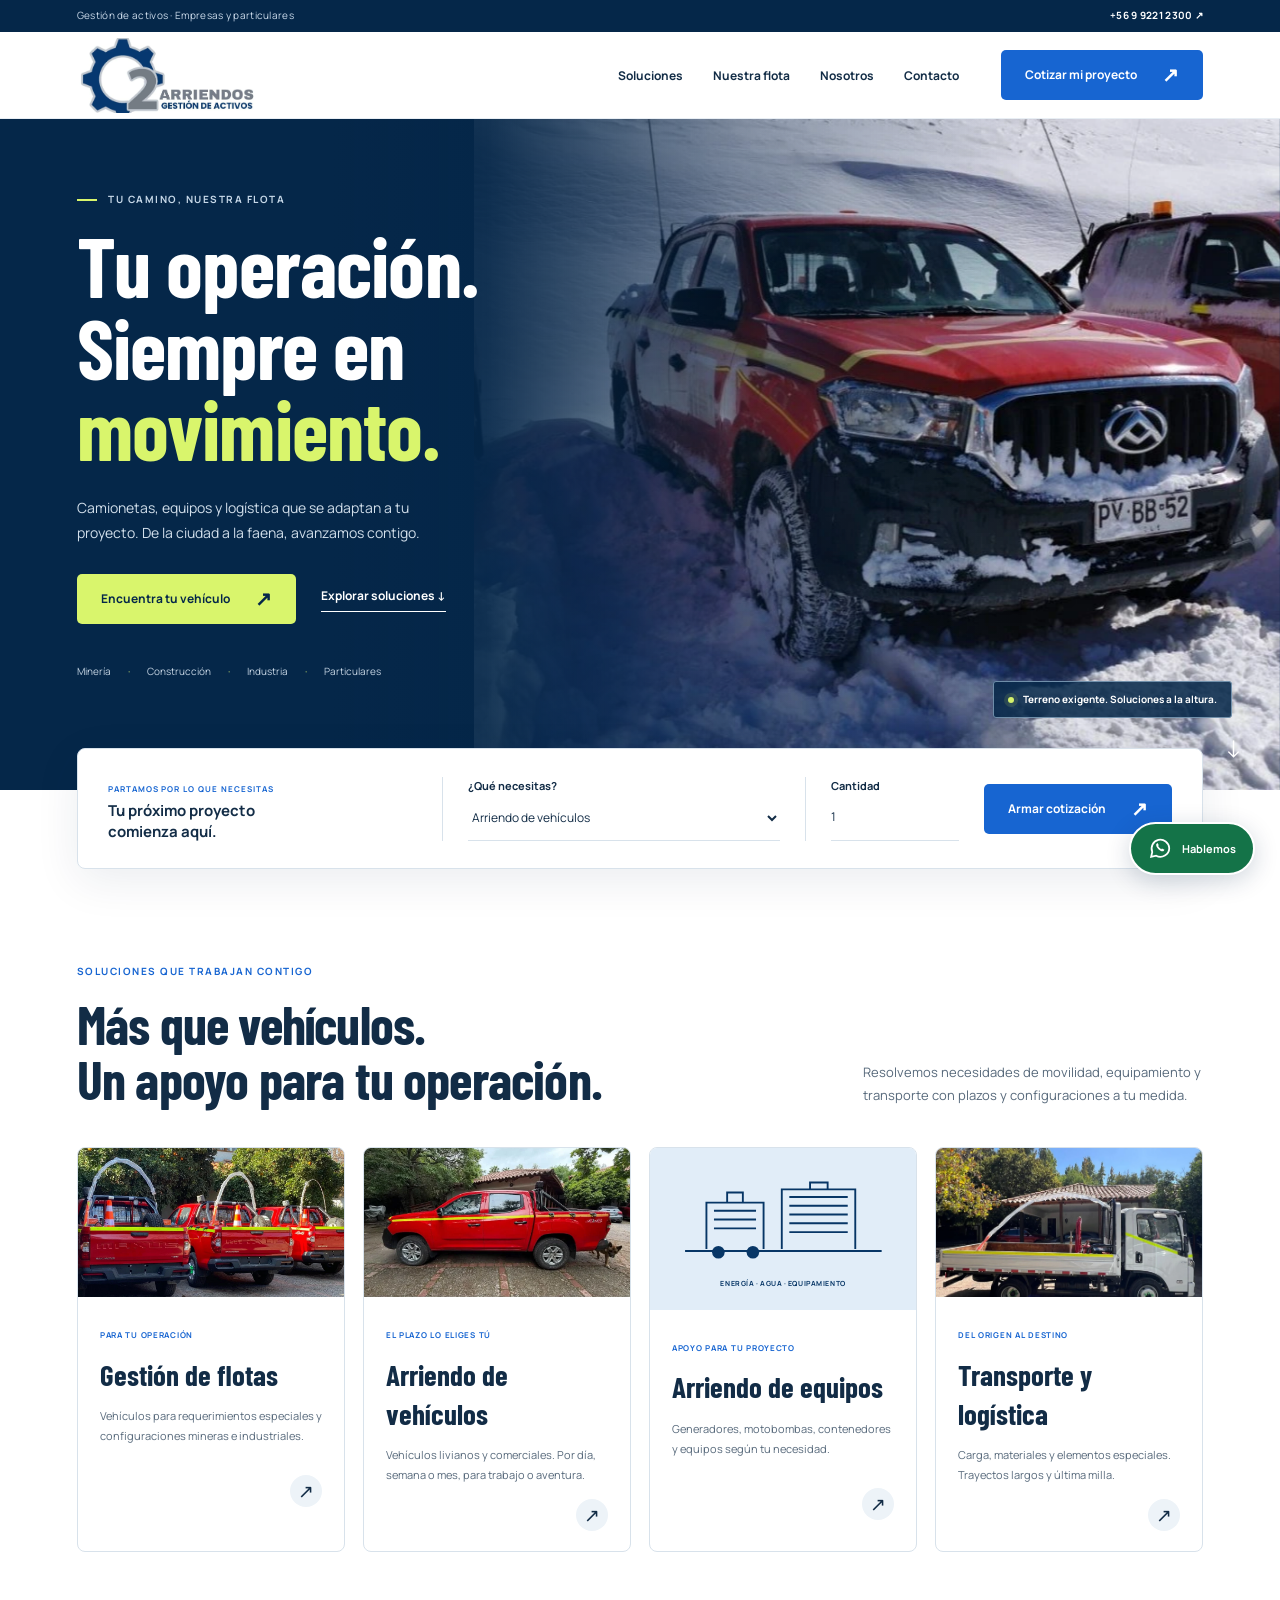
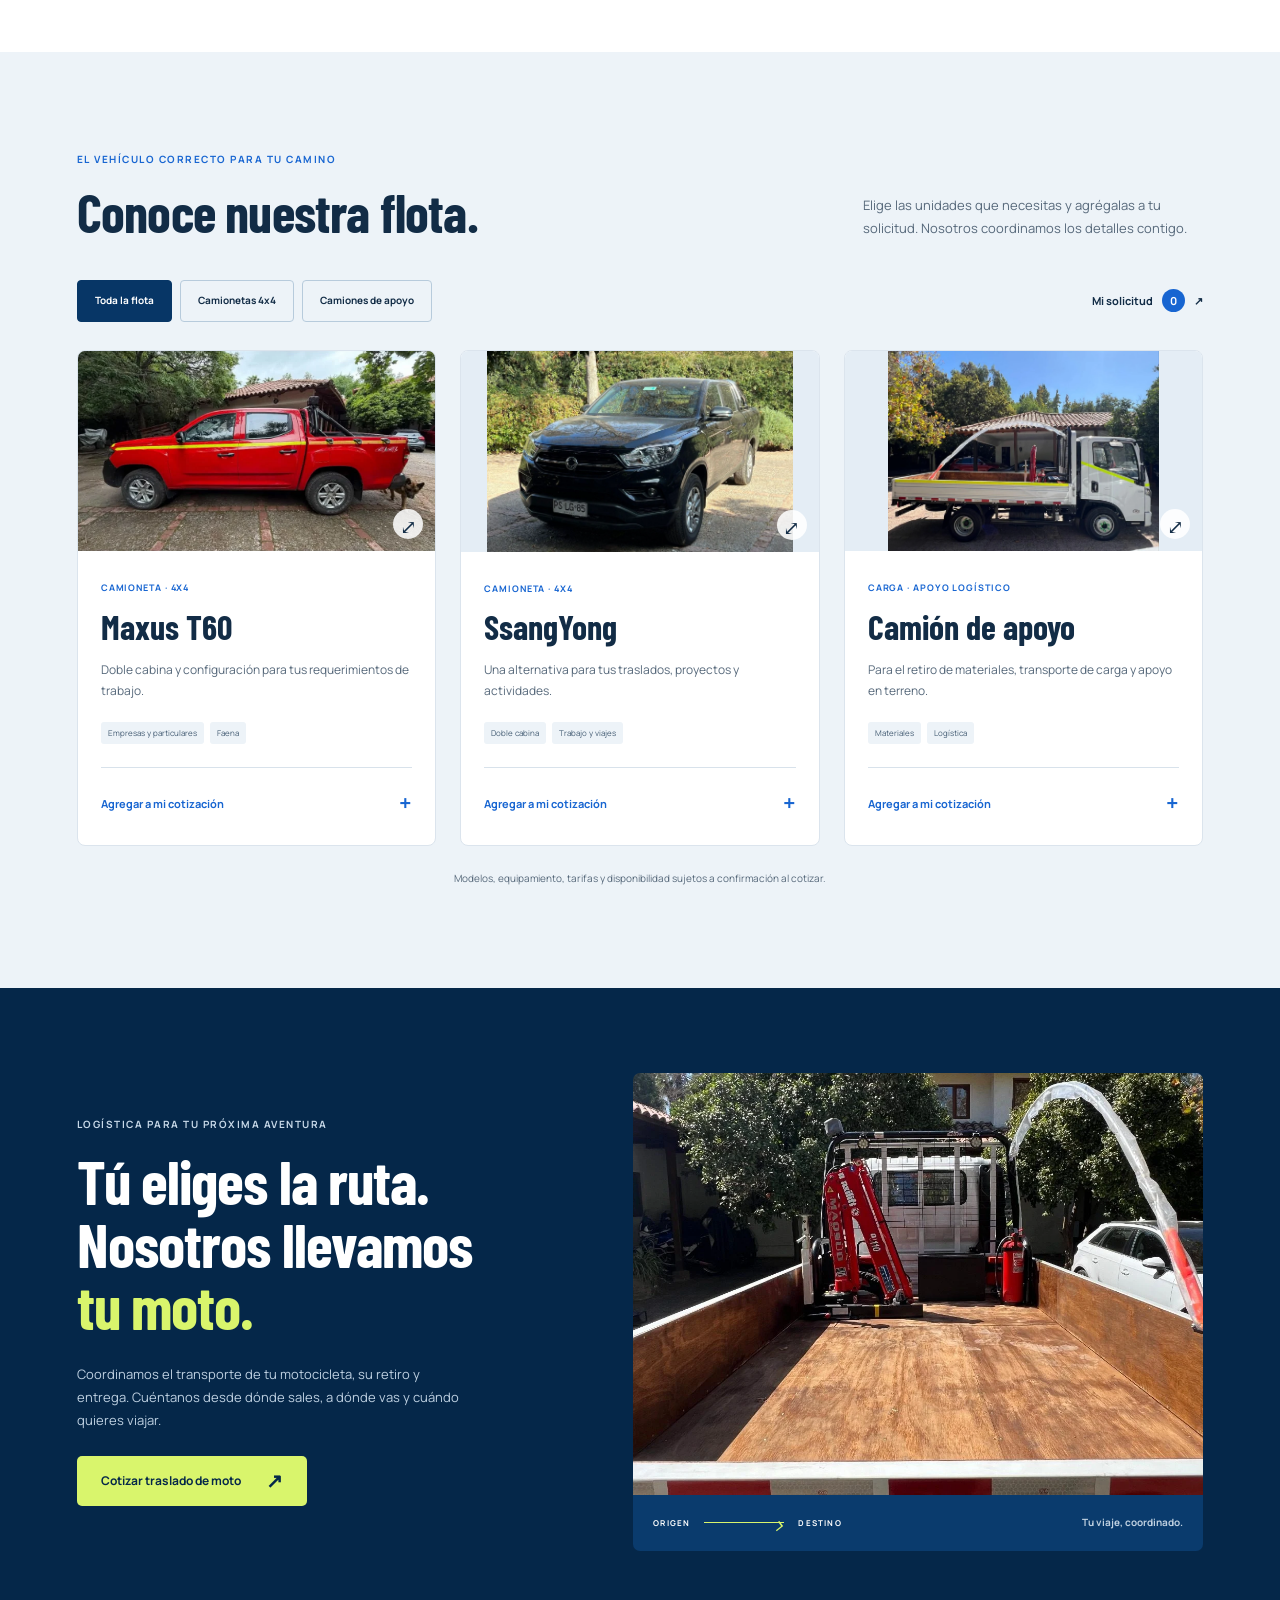
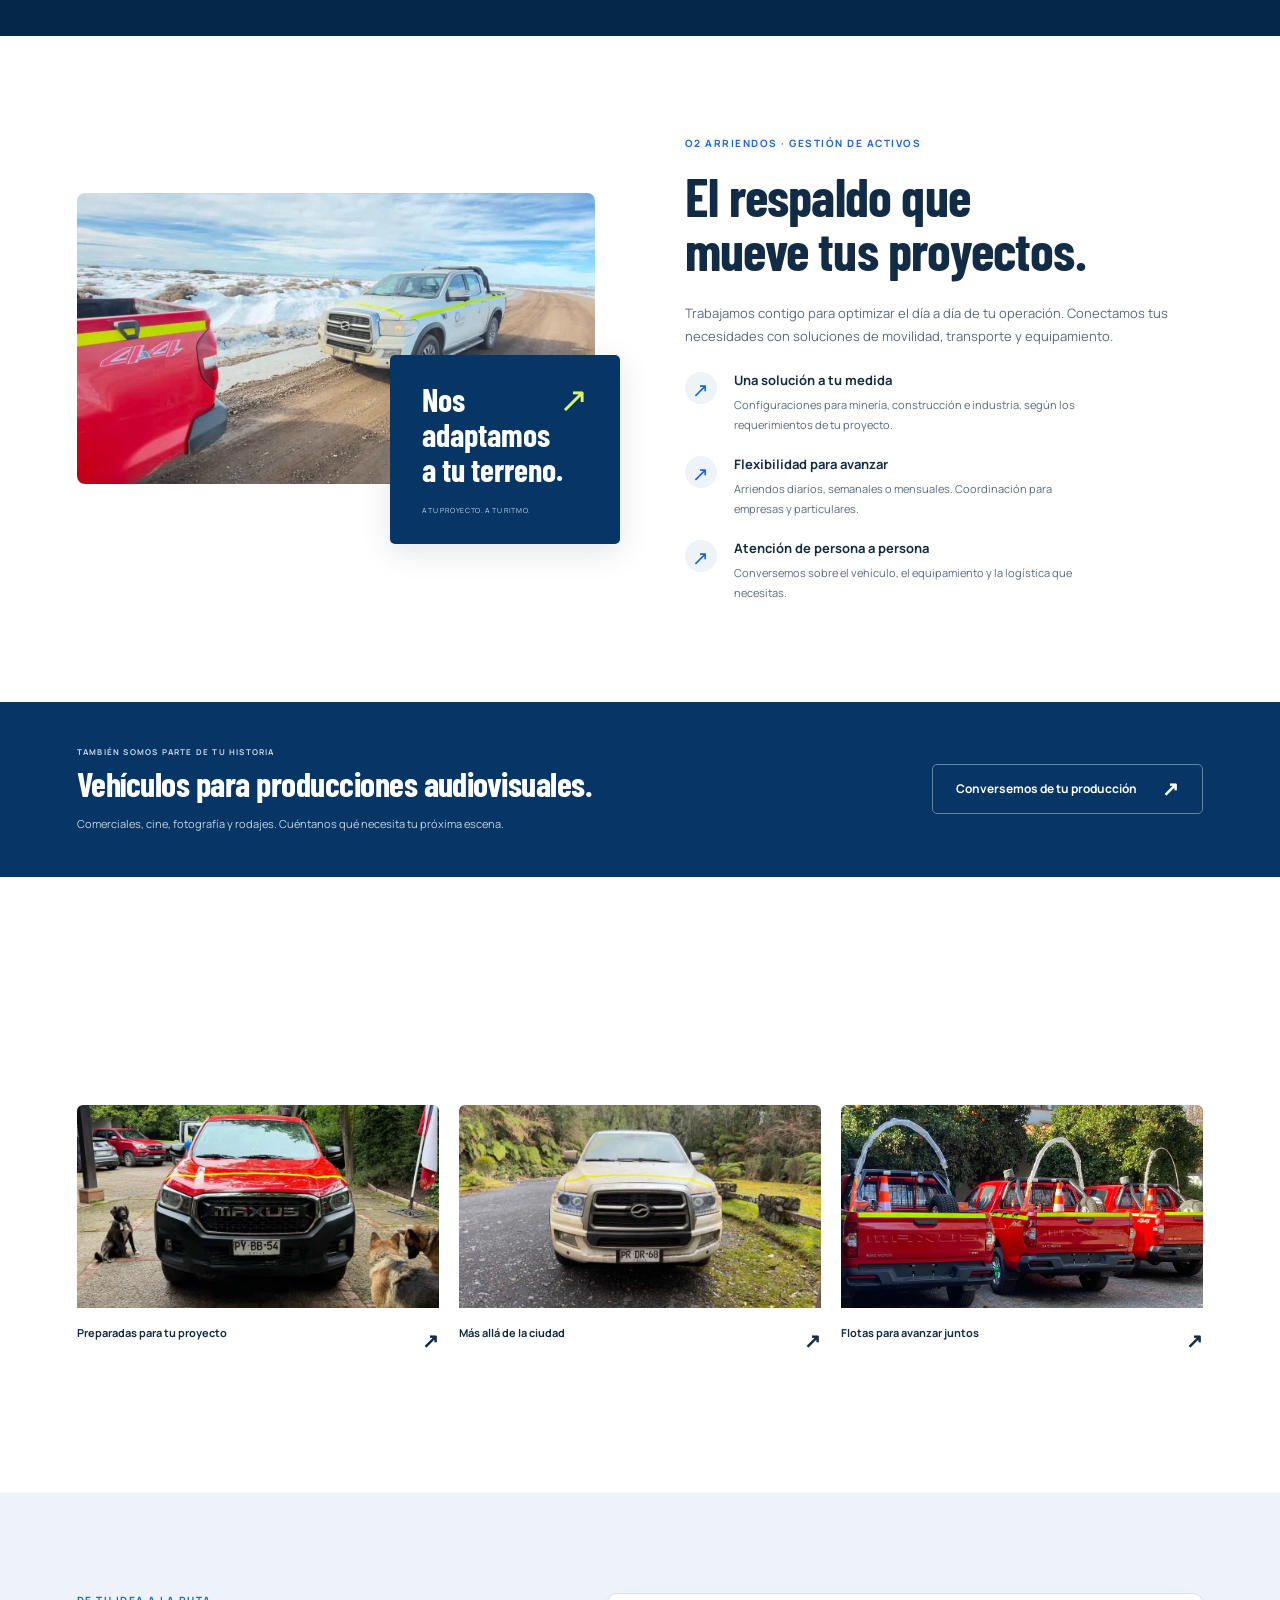
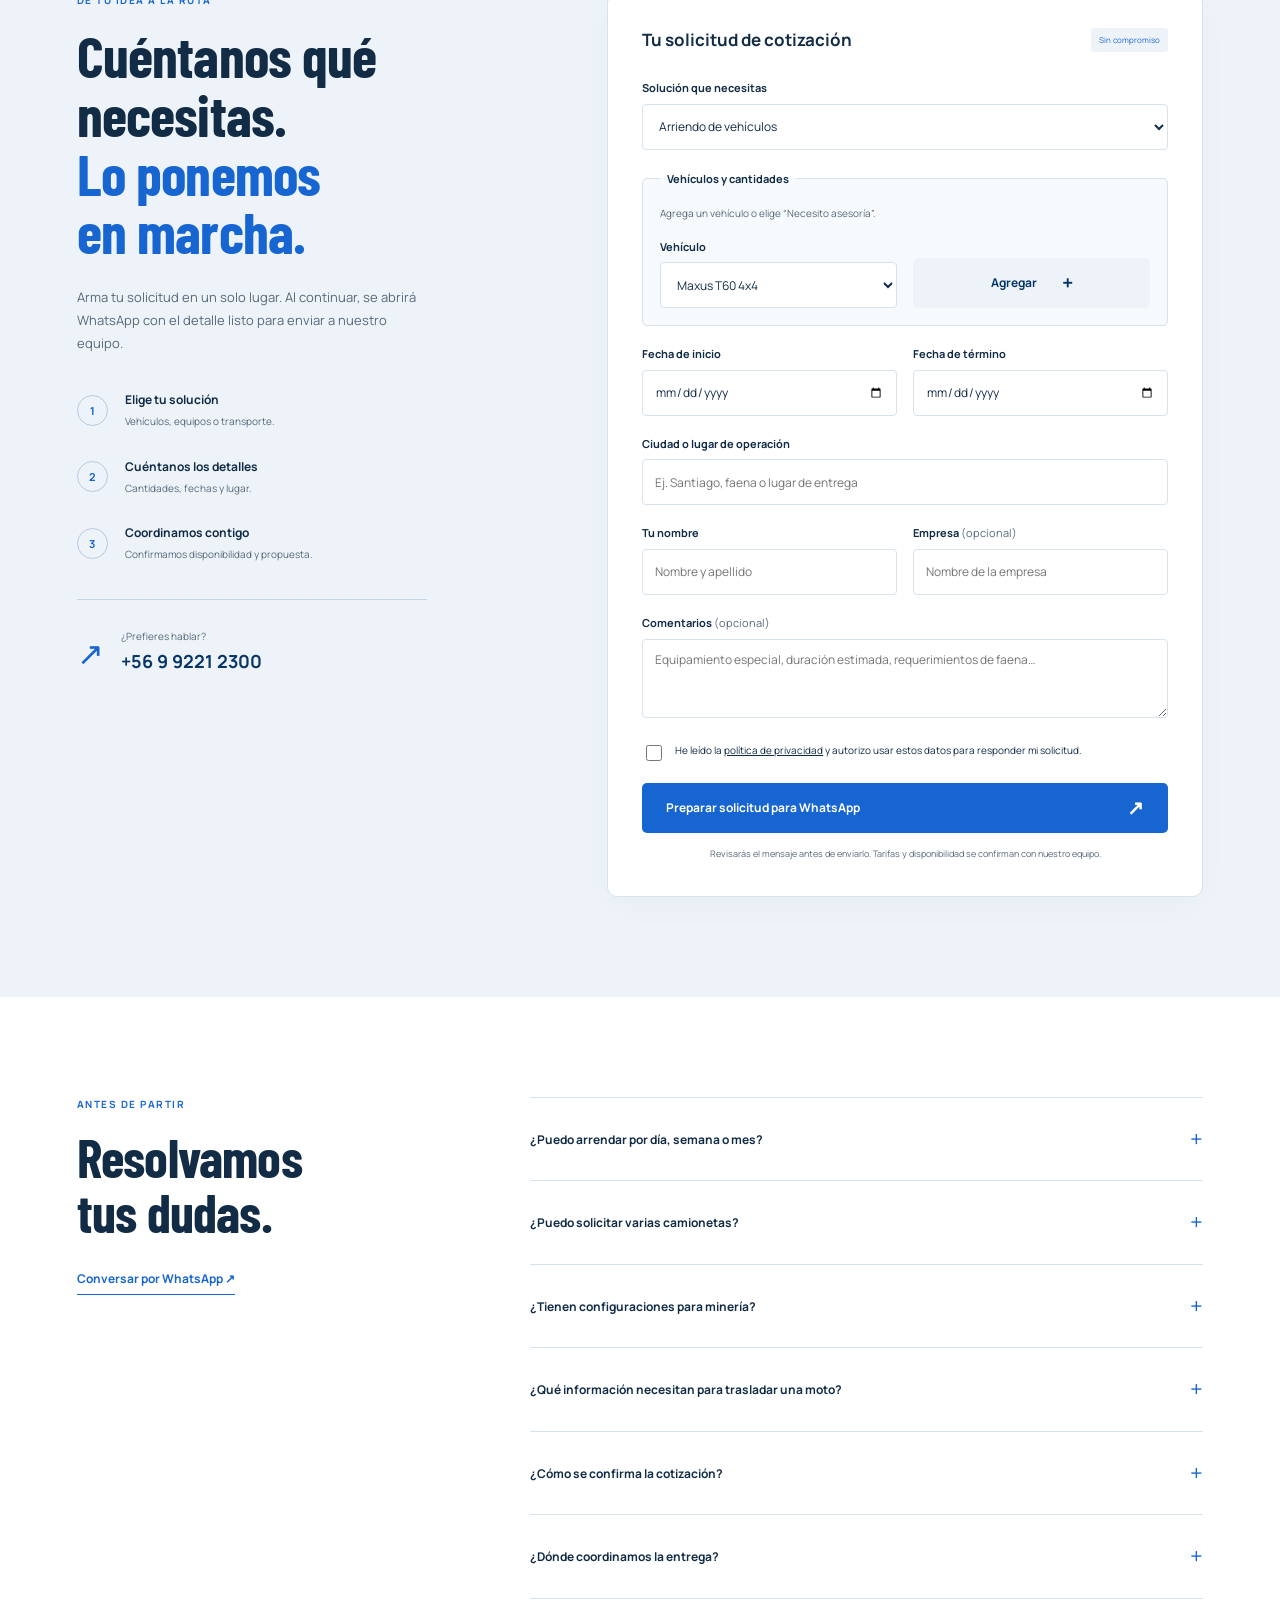
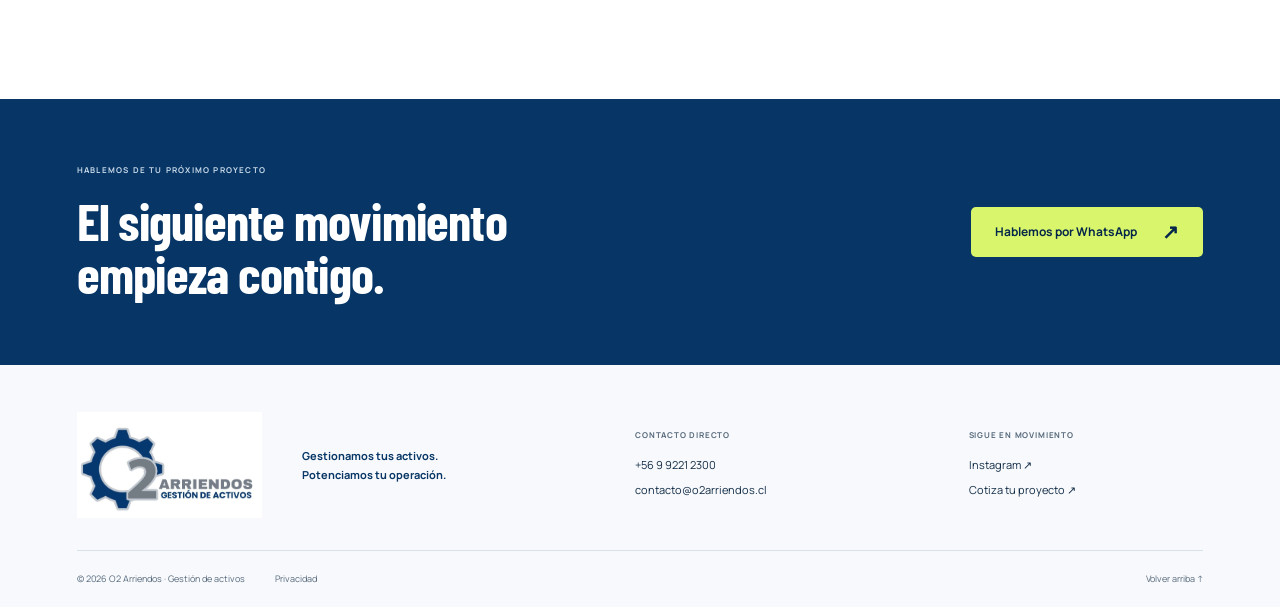
<file: index.html>
<!doctype html>
<html lang="es-CL"><head>
<meta charset="utf-8"><meta name="viewport" content="width=device-width,initial-scale=1">
<title>O2 Arriendos | Camionetas 4x4, flotas y soluciones logísticas</title>
<meta name="description" content="Arriendo de camionetas 4x4, gestión de flotas, equipos y transporte de carga y motos. Soluciones para empresas y particulares. Cotiza con O2 Arriendos.">
<meta name="theme-color" content="#073666"><meta name="robots" content="index,follow"><link rel="canonical" href="https://o2arriendos.cl/">
<meta property="og:type" content="website"><meta property="og:locale" content="es_CL"><meta property="og:title" content="O2 Arriendos | Tu operación en movimiento"><meta property="og:description" content="Camionetas, equipos y logística a tu medida. Arma tu solicitud y cotiza por WhatsApp."><meta property="og:url" content="https://o2arriendos.cl/"><meta property="og:image" content="https://o2arriendos.cl/assets/flota-nieve.webp"><meta name="twitter:card" content="summary_large_image">
<link rel="icon" href="./assets/favicon.jpeg" type="image/jpeg"><link rel="preload" as="image" href="./assets/flota-nieve.webp"><link rel="stylesheet" href="./styles.css"><script src="./script.js" defer></script>
<script type="application/ld+json">{"@context":"https://schema.org","@type":"Organization","name":"O2 Arriendos","url":"https://o2arriendos.cl/","logo":"https://o2arriendos.cl/assets/logo.webp","telephone":"+56992212300","email":"contacto@o2arriendos.cl","sameAs":["https://www.instagram.com/o2arriendos/"],"areaServed":{"@type":"Country","name":"Chile"}}</script>
</head><body>
<a class="skip-link" href="#contenido">Ir al contenido</a>
<div class="utility" id="inicio"><div class="container"><span>Gestión de activos · Empresas y particulares</span><a href="tel:+56992212300">+56 9 9221 2300 ↗</a></div></div>
<header class="header"><div class="container nav-wrap"><a href="#inicio" class="brand" aria-label="O2 Arriendos, inicio"><img src="./assets/logo.webp" width="970" height="560" alt="O2 Arriendos · Gestión de activos"></a><button class="menu-toggle" aria-expanded="false" aria-controls="main-nav" aria-label="Abrir menú"><span></span><span></span></button><nav id="main-nav" aria-label="Navegación principal"><a href="#servicios">Soluciones</a><a href="#flota">Nuestra flota</a><a href="#nosotros">Nosotros</a><a href="#contacto">Contacto</a><a href="#cotizar" class="button button-blue nav-cta">Cotizar mi proyecto <span>↗</span></a></nav></div></header>
<main id="contenido">
<section class="hero" aria-labelledby="hero-title"><div class="hero-photo"><img src="./assets/flota-nieve.webp" width="1672" height="941" alt="Flota de camionetas rojas con equipamiento de faena en la nieve" fetchpriority="high"><div class="hero-photo-label"><span class="live-dot"></span> Terreno exigente. Soluciones a la altura.</div></div><div class="hero-shade"></div><div class="container hero-inner"><div class="hero-copy"><p class="eyebrow light"><span></span> TU CAMINO, NUESTRA FLOTA</p><h1 id="hero-title">Tu operación.<br>Siempre en<br><em>movimiento.</em></h1><p class="hero-intro">Camionetas, equipos y logística que se adaptan a tu proyecto. De la ciudad a la faena, avanzamos contigo.</p><div class="hero-actions"><a class="button button-lime" href="#flota">Encuentra tu vehículo <span>↗</span></a><a class="text-link light-link" href="#servicios">Explorar soluciones ↓</a></div><div class="hero-bottom"><span>Minería</span><span>Construcción</span><span>Industria</span><span>Particulares</span></div></div></div><a class="scroll-cue" href="#servicios" aria-label="Descubrir soluciones">↓</a></section>
<div class="container quick-wrap"><form class="quick-quote" id="quick-quote" aria-label="Comenzar cotización"><div class="quick-title"><span class="eyebrow">PARTAMOS POR LO QUE NECESITAS</span><strong>Tu próximo proyecto<br>comienza aquí.</strong></div><label>¿Qué necesitas?<select id="quick-service"><option value="vehiculos">Arriendo de vehículos</option><option value="flotas">Gestión de flotas</option><option value="equipos">Arriendo de equipos</option><option value="carga">Transporte de carga</option><option value="motos">Transporte de motos</option><option value="audiovisual">Producción audiovisual</option></select></label><label>Cantidad<input id="quick-quantity" type="number" min="1" max="100" value="1" required></label><button class="button button-blue" type="submit">Armar cotización <span>↗</span></button></form></div>

<section class="section services" id="servicios"><div class="container"><div class="section-heading reveal"><div><p class="eyebrow">SOLUCIONES QUE TRABAJAN CONTIGO</p><h2>Más que vehículos.<br>Un apoyo para tu operación.</h2></div><p>Resolvemos necesidades de movilidad, equipamiento y transporte con plazos y configuraciones a tu medida.</p></div><div class="services-grid">
<article class="service-card reveal"><img src="./assets/flota-maxus.webp" width="1227" height="538" loading="lazy" alt="Tres camionetas Maxus con accesorios para faena"><div class="service-content"><span class="service-tag">PARA TU OPERACIÓN</span><h3>Gestión de flotas</h3><p>Vehículos para requerimientos especiales y configuraciones mineras e industriales.</p><a href="#cotizar" data-service="flotas" class="circle-link" aria-label="Cotizar gestión de flotas">↗</a></div></article>
<article class="service-card reveal"><div class="photo-window"><img class="story-photo" src="./assets/maxus-lateral.webp" width="900" height="1600" loading="lazy" alt="Vista lateral de camioneta Maxus roja 4x4 de doble cabina"></div><div class="service-content"><span class="service-tag">EL PLAZO LO ELIGES TÚ</span><h3>Arriendo de vehículos</h3><p>Vehículos livianos y comerciales. Por día, semana o mes, para trabajo o aventura.</p><a href="#flota" class="circle-link" aria-label="Explorar vehículos">↗</a></div></article>
<article class="service-card reveal"><div class="equipment-art" aria-hidden="true"><svg viewBox="0 0 360 155" fill="none"><path d="M24 122H337M58 119V45h91v74M70 58h67M70 72h67M70 86h67M178 119V24h117v95M190 36h93M190 50h93M190 64h93M190 78h93M190 92h93M91 45V29h25v16M223 24V13h28v11" stroke="currentColor" stroke-width="3"/><circle cx="77" cy="124" r="10" fill="currentColor"/><circle cx="132" cy="124" r="10" fill="currentColor"/></svg><span>ENERGÍA · AGUA · EQUIPAMIENTO</span></div><div class="service-content"><span class="service-tag">APOYO PARA TU PROYECTO</span><h3>Arriendo de equipos</h3><p>Generadores, motobombas, contenedores y equipos según tu necesidad.</p><a href="#cotizar" data-service="equipos" class="circle-link" aria-label="Cotizar equipos">↗</a></div></article>
<article class="service-card reveal"><img src="./assets/camion-apoyo.webp" width="1178" height="873" loading="lazy" alt="Camión blanco de apoyo con plataforma y equipo de carga"><div class="service-content"><span class="service-tag">DEL ORIGEN AL DESTINO</span><h3>Transporte y logística</h3><p>Carga, materiales y elementos especiales. Trayectos largos y última milla.</p><a href="#cotizar" data-service="carga" class="circle-link" aria-label="Cotizar transporte de carga">↗</a></div></article>
</div></div></section>

<section class="fleet-section section" id="flota"><div class="container"><div class="section-heading reveal"><div><p class="eyebrow">EL VEHÍCULO CORRECTO PARA TU CAMINO</p><h2>Conoce nuestra flota.</h2></div><p>Elige las unidades que necesitas y agrégalas a tu solicitud. Nosotros coordinamos los detalles contigo.</p></div><div class="fleet-toolbar"><div class="filters" role="group" aria-label="Filtrar flota"><button class="filter active" type="button" data-filter="all" aria-pressed="true">Toda la flota</button><button class="filter" type="button" data-filter="camionetas" aria-pressed="false">Camionetas 4x4</button><button class="filter" type="button" data-filter="carga" aria-pressed="false">Camiones de apoyo</button></div><a href="#cotizar" class="selection-link">Mi solicitud <span id="selection-count">0</span> ↗</a></div><p class="sr-only" id="filter-status" aria-live="polite"></p><div class="fleet-grid" id="fleet-grid">
<article class="vehicle-card reveal" data-category="camionetas"><button class="vehicle-image photo-window" type="button" data-gallery="maxus-lateral" aria-label="Ampliar foto de Maxus T60"><img class="story-photo" src="./assets/maxus-lateral.webp" width="900" height="1600" loading="lazy" alt="Maxus T60 roja de doble cabina, vista lateral"><span class="zoom-mark" aria-hidden="true">⤢</span></button><div class="vehicle-info"><span class="vehicle-type">CAMIONETA · 4X4</span><h3>Maxus T60</h3><p>Doble cabina y configuración para tus requerimientos de trabajo.</p><div class="tags"><span>Empresas y particulares</span><span>Faena</span></div><button class="add-vehicle" data-add="maxus" type="button">Agregar a mi cotización <span>+</span></button></div></article>
<article class="vehicle-card reveal" data-category="camionetas"><button class="vehicle-image" type="button" data-gallery="ssangyong" aria-label="Ampliar foto de SsangYong"><img src="./assets/ssangyong.webp" width="1280" height="843" loading="lazy" alt="Camioneta SsangYong negra de doble cabina"><span class="zoom-mark" aria-hidden="true">⤢</span></button><div class="vehicle-info"><span class="vehicle-type">CAMIONETA · 4X4</span><h3>SsangYong</h3><p>Una alternativa para tus traslados, proyectos y actividades.</p><div class="tags"><span>Doble cabina</span><span>Trabajo y viajes</span></div><button class="add-vehicle" data-add="ssangyong" type="button">Agregar a mi cotización <span>+</span></button></div></article>
<article class="vehicle-card reveal" data-category="carga"><button class="vehicle-image" type="button" data-gallery="camion-apoyo" aria-label="Ampliar foto del camión de apoyo"><img src="./assets/camion-apoyo.webp" width="1178" height="873" loading="lazy" alt="Vista lateral de camión de apoyo blanco con plataforma"><span class="zoom-mark" aria-hidden="true">⤢</span></button><div class="vehicle-info"><span class="vehicle-type">CARGA · APOYO LOGÍSTICO</span><h3>Camión de apoyo</h3><p>Para el retiro de materiales, transporte de carga y apoyo en terreno.</p><div class="tags"><span>Materiales</span><span>Logística</span></div><button class="add-vehicle" data-add="camion" type="button">Agregar a mi cotización <span>+</span></button></div></article>
</div><p class="availability">Modelos, equipamiento, tarifas y disponibilidad sujetos a confirmación al cotizar.</p></div></section>

<section class="moto-section"><div class="container moto-grid"><div class="moto-copy reveal"><p class="eyebrow light">LOGÍSTICA PARA TU PRÓXIMA AVENTURA</p><h2>Tú eliges la ruta.<br>Nosotros llevamos<br><em>tu moto.</em></h2><p>Coordinamos el transporte de tu motocicleta, su retiro y entrega. Cuéntanos desde dónde sales, a dónde vas y cuándo quieres viajar.</p><a href="#cotizar" data-service="motos" class="button button-lime">Cotizar traslado de moto <span>↗</span></a></div><div class="moto-visual reveal"><img src="./assets/equipo-carga.webp" width="1280" height="820" loading="lazy" alt="Plataforma del camión de O2 Arriendos y equipamiento de apoyo para carga"><div class="route-strip"><span>ORIGEN</span><i aria-hidden="true"></i><span>DESTINO</span><b>Tu viaje, coordinado.</b></div></div></div></section>

<section class="section about" id="nosotros"><div class="container about-grid"><div class="about-visual reveal"><div class="photo-window"><img class="story-photo" src="./assets/camioneta-ruta.webp" width="900" height="1600" loading="lazy" alt="Camioneta blanca en camino de tierra rodeado de nieve"></div><div class="about-note"><span aria-hidden="true">↗</span><strong>Nos adaptamos<br>a tu terreno.</strong><span>A TU PROYECTO. A TU RITMO.</span></div></div><div class="about-copy reveal"><p class="eyebrow">O2 ARRIENDOS · GESTIÓN DE ACTIVOS</p><h2>El respaldo que<br>mueve tus proyectos.</h2><p>Trabajamos contigo para optimizar el día a día de tu operación. Conectamos tus necesidades con soluciones de movilidad, transporte y equipamiento.</p><div class="benefit"><span>↗</span><div><h3>Una solución a tu medida</h3><p>Configuraciones para minería, construcción e industria, según los requerimientos de tu proyecto.</p></div></div><div class="benefit"><span>↗</span><div><h3>Flexibilidad para avanzar</h3><p>Arriendos diarios, semanales o mensuales. Coordinación para empresas y particulares.</p></div></div><div class="benefit"><span>↗</span><div><h3>Atención de persona a persona</h3><p>Conversemos sobre el vehículo, el equipamiento y la logística que necesitas.</p></div></div></div></div></section>
<section class="project-band"><div class="container"><div><p class="eyebrow light">TAMBIÉN SOMOS PARTE DE TU HISTORIA</p><h2>Vehículos para producciones audiovisuales.</h2><p>Comerciales, cine, fotografía y rodajes. Cuéntanos qué necesita tu próxima escena.</p></div><a class="button button-outline" href="#cotizar" data-service="audiovisual">Conversemos de tu producción <span>↗</span></a></div></section>

<section class="section gallery-section"><div class="container"><div class="section-heading reveal"><div><p class="eyebrow">EN RUTA, EN TERRENO, CONTIGO</p><h2>Donde el trabajo sucede.</h2></div><div class="gallery-controls"><button type="button" id="gallery-prev" aria-label="Fotos anteriores">←</button><button type="button" id="gallery-next" aria-label="Fotos siguientes">→</button></div></div><div class="gallery-track" id="gallery-track" tabindex="0" role="region" aria-label="Galería de vehículos en terreno">
<button type="button" class="gallery-tile" data-gallery="maxus-frontal"><div class="photo-window"><img class="story-photo" src="./assets/maxus-frontal.webp" width="900" height="1600" loading="lazy" alt="Frente de la camioneta Maxus roja"></div><span>Preparadas para tu proyecto <b>↗</b></span></button>
<button type="button" class="gallery-tile" data-gallery="camioneta-bosque"><div class="photo-window"><img class="story-photo" src="./assets/camioneta-bosque.webp" width="900" height="1600" loading="lazy" alt="Camioneta blanca en un camino de bosque"></div><span>Más allá de la ciudad <b>↗</b></span></button>
<button type="button" class="gallery-tile" data-gallery="flota-maxus"><img src="./assets/flota-maxus.webp" width="1227" height="538" loading="lazy" alt="Camionetas de la flota con implementos de faena"><span>Flotas para avanzar juntos <b>↗</b></span></button>
<button type="button" class="gallery-tile" data-gallery="camioneta-terreno"><div class="photo-window"><img class="story-photo" src="./assets/camioneta-terreno.webp" width="900" height="1600" loading="lazy" alt="Camioneta en camino de terreno junto a un mirador"></div><span>En cada nuevo camino <b>↗</b></span></button>
</div></div></section>

<section class="quote-section section" id="cotizar"><div class="container quote-grid"><div class="quote-intro reveal"><p class="eyebrow">DE TU IDEA A LA RUTA</p><h2>Cuéntanos qué necesitas.<br><em>Lo ponemos<br>en marcha.</em></h2><p>Arma tu solicitud en un solo lugar. Al continuar, se abrirá WhatsApp con el detalle listo para enviar a nuestro equipo.</p><ol class="steps"><li><b>1</b><div><strong>Elige tu solución</strong><span>Vehículos, equipos o transporte.</span></div></li><li><b>2</b><div><strong>Cuéntanos los detalles</strong><span>Cantidades, fechas y lugar.</span></div></li><li><b>3</b><div><strong>Coordinamos contigo</strong><span>Confirmamos disponibilidad y propuesta.</span></div></li></ol><a class="direct-call" href="tel:+56992212300"><span>↗</span><span>¿Prefieres hablar?<strong>+56 9 9221 2300</strong></span></a></div>
<form id="quote-form" class="quote-form"><div class="form-heading"><h3>Tu solicitud de cotización</h3><span>Sin compromiso</span></div>
<label>Solución que necesitas<select name="service" id="service"><option value="vehiculos">Arriendo de vehículos</option><option value="flotas">Gestión de flotas</option><option value="equipos">Arriendo de equipos</option><option value="carga">Transporte de carga</option><option value="motos">Transporte de motos</option><option value="audiovisual">Producción audiovisual</option></select></label>
<fieldset class="vehicle-selection" id="vehicle-selection"><legend>Vehículos y cantidades</legend><div id="selected-vehicles"></div><div class="form-two"><label>Vehículo<select id="vehicle-choice" aria-label="Vehículo para agregar"><option value="maxus">Maxus T60 4x4</option><option value="ssangyong">SsangYong 4x4</option><option value="camion">Camión de apoyo</option><option value="asesoria">Necesito asesoría</option></select></label><button class="button button-soft" type="button" id="add-selection">Agregar <span>+</span></button></div></fieldset>
<div id="equipment-fields" hidden class="form-two"><label>Equipo<select name="equipment" id="equipment"><option>Generador</option><option>Motobomba</option><option>Contenedor</option><option>Otro equipo</option></select></label><label>Cantidad<input name="equipmentQuantity" type="number" id="equipment-quantity" value="1" min="1" max="100"></label></div>
<div id="transport-fields" hidden><div class="form-two"><label>Ciudad de origen<input name="origin" id="origin" placeholder="Ej. Santiago" maxlength="100"></label><label>Ciudad de destino<input name="destination" id="destination" placeholder="Ej. Puerto Montt" maxlength="100"></label></div><label>Tipo de carga o modelo de moto<input name="cargo" id="cargo" placeholder="Describe qué necesitas trasladar" maxlength="180"></label><label>Cantidad de unidades<input name="transportQuantity" id="transport-quantity" type="number" min="1" max="100" value="1"></label></div>
<div class="form-two"><label>Fecha de inicio<input type="date" name="start" id="start" required></label><label>Fecha de término<input type="date" name="end" id="end" required></label></div>
<label id="location-label">Ciudad o lugar de operación<input name="location" id="location" placeholder="Ej. Santiago, faena o lugar de entrega" maxlength="140" required></label>
<div class="form-two"><label>Tu nombre<input name="name" id="customer-name" autocomplete="name" placeholder="Nombre y apellido" minlength="2" maxlength="100" required></label><label>Empresa <span class="optional">(opcional)</span><input name="company" id="company" autocomplete="organization" placeholder="Nombre de la empresa" maxlength="100"></label></div>
<label>Comentarios <span class="optional">(opcional)</span><textarea name="notes" id="notes" rows="3" maxlength="1200" placeholder="Equipamiento especial, duración estimada, requerimientos de faena…"></textarea></label>
<label class="check-label"><input type="checkbox" id="consent" required><span>He leído la <a href="./privacidad.html" target="_blank" rel="noopener">política de privacidad</a> y autorizo usar estos datos para responder mi solicitud.</span></label>
<p class="form-error" id="form-error" role="alert" hidden></p><button class="button button-blue submit-quote" type="submit">Preparar solicitud para WhatsApp <span>↗</span></button><p class="form-note">Revisarás el mensaje antes de enviarlo. Tarifas y disponibilidad se confirman con nuestro equipo.</p>
</form></div></section>

<section class="section faq-section"><div class="container faq-grid"><div><p class="eyebrow">ANTES DE PARTIR</p><h2>Resolvamos<br>tus dudas.</h2><a class="text-link" href="https://wa.me/56992212300?text=Hola%20O2%20Arriendos%2C%20tengo%20una%20consulta." target="_blank" rel="noopener">Conversar por WhatsApp ↗</a></div><div class="faqs">
<details><summary>¿Puedo arrendar por día, semana o mes?<span>+</span></summary><p>Sí. Trabajamos con arriendos diarios, semanales y mensuales para empresas y particulares. Indica tus fechas para consultar la alternativa adecuada.</p></details>
<details><summary>¿Puedo solicitar varias camionetas?<span>+</span></summary><p>Sí. Agrega los vehículos a tu cotización y ajusta la cantidad de cada uno. Nuestro equipo revisará la disponibilidad y los requerimientos de tu operación.</p></details>
<details><summary>¿Tienen configuraciones para minería?<span>+</span></summary><p>Ofrecemos configuraciones para minería, industria y otros requerimientos especiales. Incluye los requisitos de acceso o equipamiento de la faena para evaluar la configuración correspondiente.</p></details>
<details><summary>¿Qué información necesitan para trasladar una moto?<span>+</span></summary><p>Ciudad de origen, ciudad de destino, fecha estimada, cantidad de motocicletas y modelo. Selecciona “Transporte de motos” en el cotizador para enviar esos datos.</p></details>
<details><summary>¿Cómo se confirma la cotización?<span>+</span></summary><p>Tu solicitud llega a nuestro WhatsApp cuando envías el mensaje. Luego revisamos contigo el plazo, equipamiento, entrega, tarifa, condiciones y disponibilidad. Completar el formulario no confirma una reserva.</p></details>
<details><summary>¿Dónde coordinamos la entrega?<span>+</span></summary><p>Indica la ciudad o lugar de operación. Nuestro equipo coordinará contigo la cobertura y condiciones de entrega o retiro para ese proyecto.</p></details>
</div></div></section>
<section class="contact-section" id="contacto"><div class="container"><div><p class="eyebrow light">HABLEMOS DE TU PRÓXIMO PROYECTO</p><h2>El siguiente movimiento<br>empieza contigo.</h2></div><a href="https://wa.me/56992212300?text=Hola%20O2%20Arriendos%2C%20quiero%20cotizar%20un%20servicio." target="_blank" rel="noopener" class="button button-lime">Hablemos por WhatsApp <span>↗</span></a></div></section>
</main>
<footer class="footer"><div class="container"><div class="footer-top"><a href="#inicio" class="footer-brand"><img src="./assets/logo.webp" width="970" height="560" alt="O2 Arriendos"></a><p>Gestionamos tus activos.<br>Potenciamos tu operación.</p><div><span class="footer-label">CONTACTO DIRECTO</span><a href="tel:+56992212300">+56 9 9221 2300</a><a href="mailto:contacto@o2arriendos.cl">contacto@o2arriendos.cl</a></div><div><span class="footer-label">SIGUE EN MOVIMIENTO</span><a href="https://www.instagram.com/o2arriendos/" target="_blank" rel="noopener">Instagram ↗</a><a href="#cotizar">Cotiza tu proyecto ↗</a></div></div><div class="footer-bottom"><span>© <span id="year">2026</span> O2 Arriendos · Gestión de activos</span><a href="./privacidad.html">Privacidad</a><a href="#inicio">Volver arriba ↑</a></div></div></footer>
<a class="floating-whatsapp" href="https://wa.me/56992212300?text=Hola%20O2%20Arriendos%2C%20necesito%20informaci%C3%B3n." target="_blank" rel="noopener" aria-label="Contactar O2 Arriendos por WhatsApp"><svg width="25" height="25" viewBox="0 0 24 24" fill="none" aria-hidden="true"><path d="M20.4 11.5a8.5 8.5 0 0 1-12.6 7.4L3 20l1.1-4.6a8.5 8.5 0 1 1 16.3-3.9Z" stroke="currentColor" stroke-width="1.7"/><path d="M8 7.6c-.7 1.2.4 3.4 2 5s3.8 2.6 5 1.8l.8-1.3-2.4-1.1-.7.7a7.8 7.8 0 0 1-3-3l.6-.8-1-2.1Z" fill="currentColor"/></svg><span>Hablemos</span></a>
<div class="toast" id="toast" role="status" aria-live="polite"></div>
<dialog id="image-dialog" class="image-dialog" aria-label="Fotografía de la flota"><button type="button" class="dialog-close" aria-label="Cerrar fotografía">×</button><div id="lightbox-photo"></div><p id="lightbox-caption"></p><div class="lightbox-controls"><button type="button" id="lightbox-prev" aria-label="Fotografía anterior">←</button><button type="button" id="lightbox-next" aria-label="Fotografía siguiente">→</button></div></dialog>
<dialog id="quote-dialog" class="quote-dialog" aria-labelledby="quote-dialog-title"><button type="button" class="dialog-close" aria-label="Cerrar resumen">×</button><p class="eyebrow">UN PASO MÁS Y ESTAMOS EN CONTACTO</p><h2 id="quote-dialog-title">Tu solicitud está lista.</h2><p>Revisa el detalle y continúa a WhatsApp para enviarlo a O2 Arriendos.</p><pre id="quote-preview"></pre><a class="button button-blue" id="send-whatsapp" target="_blank" rel="noopener">Abrir WhatsApp para enviar ↗</a><button type="button" class="copy-request" id="copy-request">Copiar solicitud</button><p class="form-note" id="copy-status" aria-live="polite">También puedes copiar el detalle y enviarlo manualmente.</p></dialog>
</body></html>
</file>
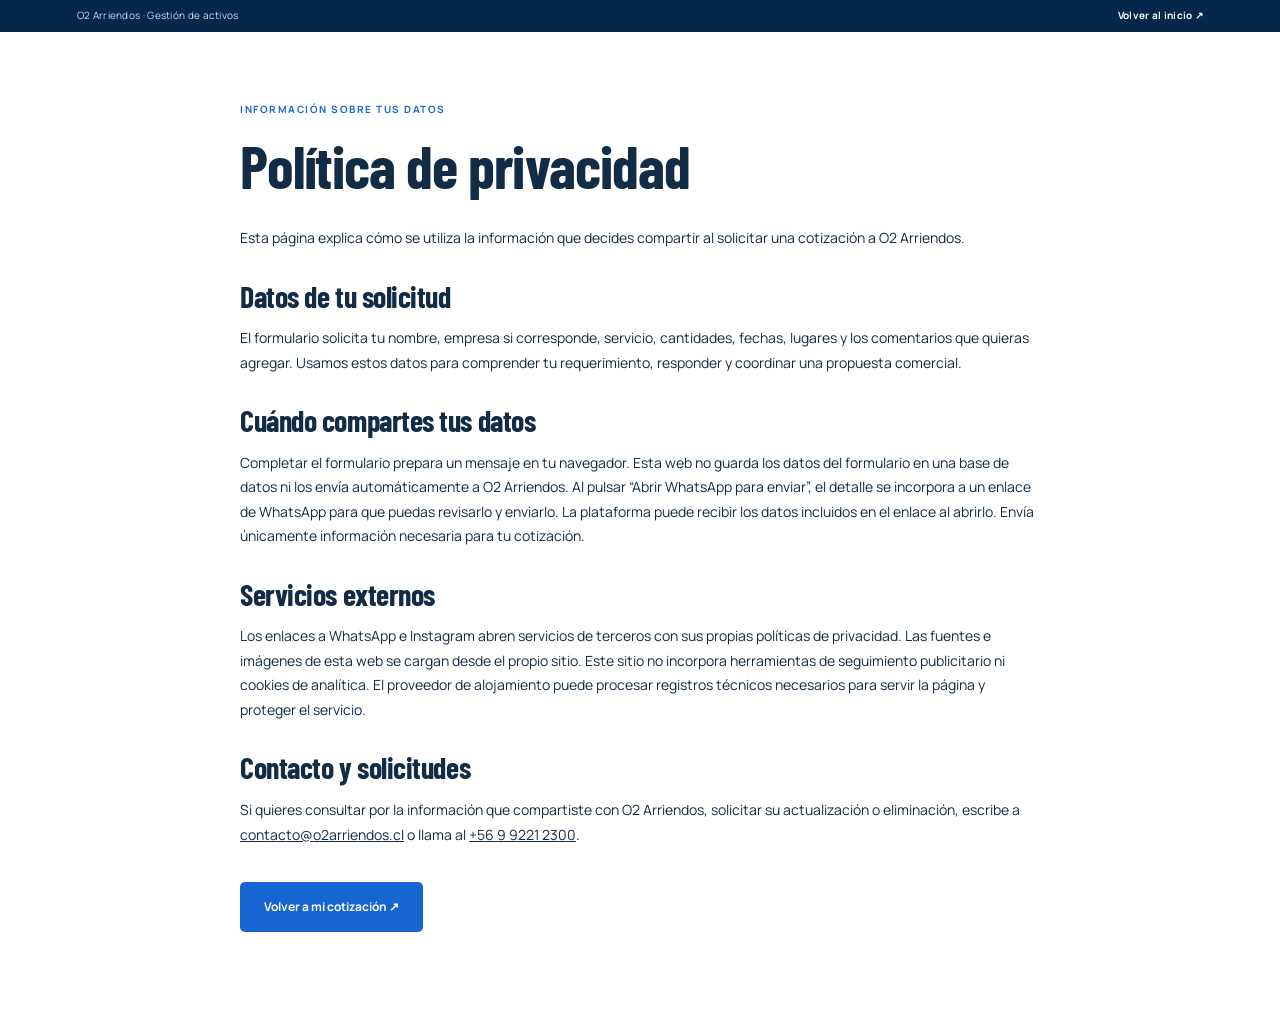
<file: privacidad.html>
<!doctype html><html lang="es-CL"><head><meta charset="utf-8"><meta name="viewport" content="width=device-width,initial-scale=1"><title>Privacidad | O2 Arriendos</title><meta name="description" content="Cómo se usan los datos de tu solicitud de cotización en O2 Arriendos."><link rel="canonical" href="https://o2arriendos.cl/privacidad.html"><link rel="icon" href="./assets/favicon.jpeg"><link rel="stylesheet" href="./styles.css"></head><body><div class="utility"><div class="container"><span>O2 Arriendos · Gestión de activos</span><a href="./index.html">Volver al inicio ↗</a></div></div><main class="container" style="max-width:800px;padding-top:70px;padding-bottom:90px"><p class="eyebrow">INFORMACIÓN SOBRE TUS DATOS</p><h1 style="font-size:60px;margin-bottom:30px">Política de privacidad</h1><p>Esta página explica cómo se utiliza la información que decides compartir al solicitar una cotización a O2 Arriendos.</p><h2 style="font-size:30px;margin:30px 0 15px">Datos de tu solicitud</h2><p>El formulario solicita tu nombre, empresa si corresponde, servicio, cantidades, fechas, lugares y los comentarios que quieras agregar. Usamos estos datos para comprender tu requerimiento, responder y coordinar una propuesta comercial.</p><h2 style="font-size:30px;margin:30px 0 15px">Cuándo compartes tus datos</h2><p>Completar el formulario prepara un mensaje en tu navegador. Esta web no guarda los datos del formulario en una base de datos ni los envía automáticamente a O2 Arriendos. Al pulsar “Abrir WhatsApp para enviar”, el detalle se incorpora a un enlace de WhatsApp para que puedas revisarlo y enviarlo. La plataforma puede recibir los datos incluidos en el enlace al abrirlo. Envía únicamente información necesaria para tu cotización.</p><h2 style="font-size:30px;margin:30px 0 15px">Servicios externos</h2><p>Los enlaces a WhatsApp e Instagram abren servicios de terceros con sus propias políticas de privacidad. Las fuentes e imágenes de esta web se cargan desde el propio sitio. Este sitio no incorpora herramientas de seguimiento publicitario ni cookies de analítica. El proveedor de alojamiento puede procesar registros técnicos necesarios para servir la página y proteger el servicio.</p><h2 style="font-size:30px;margin:30px 0 15px">Contacto y solicitudes</h2><p>Si quieres consultar por la información que compartiste con O2 Arriendos, solicitar su actualización o eliminación, escribe a <a href="mailto:contacto@o2arriendos.cl" style="text-decoration:underline">contacto@o2arriendos.cl</a> o llama al <a href="tel:+56992212300" style="text-decoration:underline">+56 9 9221 2300</a>.</p><p style="margin-top:35px"><a href="./index.html#cotizar" class="button button-blue">Volver a mi cotización ↗</a></p></main></body></html>
</file>
<file: styles.css>
@font-face{font-family:Manrope;src:url('./assets/manrope-400.ttf') format('truetype');font-weight:400;font-display:swap}
@font-face{font-family:Manrope;src:url('./assets/manrope-700.ttf') format('truetype');font-weight:600 800;font-display:swap}
@font-face{font-family:Barlow;src:url('./assets/barlow-condensed-700.ttf') format('truetype');font-weight:700;font-display:swap}
:root{--navy:#073666;--deep:#052749;--blue:#1765d1;--ice:#edf3f8;--silver:#737d88;--ink:#122c46;--muted:#57697b;--line:#d8e2eb;--lime:#d9f56c;--body:Manrope,Arial,sans-serif;--display:Barlow,'Arial Narrow',sans-serif}
*{box-sizing:border-box}html{scroll-behavior:smooth;scroll-padding-top:100px}body{margin:0;color:var(--ink);background:white;font:14px/1.75 var(--body)}button,input,select,textarea{font:inherit}button,a,input,select,textarea{-webkit-tap-highlight-color:transparent}button,a{touch-action:manipulation}a{color:inherit;text-decoration:none}button{cursor:pointer;color:inherit}img{display:block;max-width:100%}button:disabled{opacity:.5;cursor:default}:focus-visible{outline:3px solid var(--blue);outline-offset:4px}h1,h2,h3,p{margin:0}h1,h2{font-family:var(--display);font-weight:700;line-height:1.02;letter-spacing:-.015em}h2{font-size:clamp(40px,4.2vw,60px)}h3{font-size:20px;line-height:1.35}em{font-style:normal;color:var(--blue)}.container{width:min(1240px,88%);margin:auto}.section{padding:100px 0}.eyebrow{font-size:10px;font-weight:700;letter-spacing:.15em;line-height:1.5;color:var(--blue);margin-bottom:18px}.eyebrow.light{color:#c7d8e8}.eyebrow>span{display:inline-block;width:20px;height:2px;background:var(--lime);vertical-align:middle;margin-right:8px}
.button{display:inline-flex;align-items:center;justify-content:center;gap:25px;min-height:50px;padding:13px 23px;border:1px solid transparent;border-radius:5px;font-weight:700;font-size:12px;line-height:1.5;transition:background .2s,transform .2s}.button:hover{transform:translateY(-2px)}.button span{font-size:20px;line-height:1}.button-blue{background:var(--blue);color:white}.button-blue:hover{background:#0a50b2}.button-lime{background:var(--lime);color:var(--deep)}.button-lime:hover{background:#e8ff9a}.button-soft{background:var(--ice);color:var(--navy);align-self:end}.button-outline{border-color:#6483a3;color:white}.button-outline:hover{background:#1a4b7d}.text-link{font-weight:700;font-size:12px;display:inline-flex;gap:20px;align-items:center;border-bottom:1px solid currentColor;padding-bottom:5px}.light-link{color:white}
.utility{background:var(--deep);color:#cbdaea;font-size:10px;letter-spacing:.03em}.utility>.container{display:flex;align-items:center;justify-content:space-between;min-height:32px}.utility a{font-weight:700;color:white}.header{background:white;position:sticky;top:0;z-index:30;border-bottom:1px solid #e8eef4}.nav-wrap{display:flex;align-items:center;justify-content:space-between;height:86px}.brand{width:186px;height:75px;overflow:hidden;display:flex;align-items:center}.brand img{width:186px;height:auto}nav{display:flex;align-items:center;gap:30px;font-size:12px;font-weight:700}nav>a:not(.button):hover{color:var(--blue)}.nav-cta{margin-left:12px}.menu-toggle{display:none}
.hero{position:relative;background:var(--deep);color:white;min-height:650px;overflow:hidden}.hero-photo{position:absolute;inset:0 0 0 37%;overflow:hidden}.hero-photo>img{width:100%;height:100%;object-fit:cover;object-position:52% center;animation:hero-image 1.4s ease both}.hero-shade{position:absolute;inset:0;background:linear-gradient(90deg,#052749 0%,#052749 26%,rgba(5,39,73,.93) 38%,rgba(5,39,73,.35) 58%,rgba(5,39,73,0) 80%)}.hero-inner{position:relative;padding-top:73px;padding-bottom:110px}.hero-copy{max-width:570px;animation:copy-in .8s ease both}.hero h1{font-size:clamp(64px,6.5vw,94px);line-height:.98;letter-spacing:-.01em}.hero h1 em{color:var(--lime)}.hero-intro{max-width:380px;line-height:1.8;font-size:14px;color:#d2dfeb;margin-top:25px}.hero-actions{display:flex;gap:25px;align-items:center;margin-top:29px;animation:copy-in 1.1s ease both}.hero-bottom{display:flex;gap:17px;flex-wrap:wrap;margin-top:39px;font-size:10px;color:#c4d3e2}.hero-bottom span+span:before{content:'·';padding-right:17px;color:var(--lime)}.hero-photo-label{position:absolute;bottom:72px;right:6%;font-size:10px;font-weight:700;padding:9px 14px;background:#052749db;border:1px solid #7190ab;border-radius:3px}.live-dot{display:inline-block;width:6px;height:6px;background:var(--lime);border-radius:50%;margin-right:7px;box-shadow:0 0 0 4px #d9f56c20}.scroll-cue{position:absolute;right:3%;bottom:22px;font-size:24px;color:white}
.quick-wrap{position:relative;z-index:3;margin-top:-42px}.quick-quote{background:white;box-shadow:0 12px 45px #05274915;border:1px solid var(--line);border-radius:8px;display:grid;grid-template-columns:1.1fr 1.2fr .55fr auto;gap:25px;padding:26px 30px;align-items:center}.quick-title .eyebrow{font-size:8px;margin-bottom:6px;letter-spacing:.12em}.quick-title strong{font-size:15px;line-height:1.4;display:block}.quick-quote label{border-left:1px solid var(--line);padding-left:25px}label{display:block;font-size:11px;font-weight:700;line-height:1.6}select,input,textarea{width:100%;min-width:0;min-height:46px;border:1px solid var(--line);border-radius:4px;padding:10px 12px;background:white;color:var(--ink);font-weight:400;font-size:12px;margin-top:7px}textarea{resize:vertical}select{padding-right:25px}.quick-quote select,.quick-quote input{border:0;border-bottom:1px solid var(--line);padding-left:0;border-radius:0;margin-top:0}
.section-heading{display:flex;justify-content:space-between;align-items:end;gap:50px;margin-bottom:40px}.section-heading>p{max-width:340px;color:var(--muted);font-size:13px}.services{padding-top:95px}.services-grid{display:grid;grid-template-columns:repeat(4,1fr);gap:18px}.service-card{position:relative;border:1px solid var(--line);border-radius:8px;overflow:hidden;transition:box-shadow .2s,transform .2s;background:#fff}.service-card:hover{transform:translateY(-5px);box-shadow:0 12px 25px #05274912}.service-card>img,.service-card>.photo-window{width:100%;height:185px;object-fit:cover}.service-content{padding:24px 22px 65px;position:relative;min-height:230px}.service-tag{font-size:8px;color:var(--blue);font-weight:700;letter-spacing:.09em}.service-content h3{font-family:var(--display);font-size:29px;margin:9px 0 12px}.service-content p{font-size:11px;color:var(--muted);line-height:1.85}.circle-link{position:absolute;bottom:20px;right:22px;width:32px;height:32px;display:grid;place-items:center;border-radius:50%;background:var(--ice);font-size:19px;transition:background .2s}.circle-link:hover{background:var(--lime)}.equipment-art{height:185px;background:#e1edf8;display:flex;flex-direction:column;justify-content:center;align-items:center;color:var(--navy);padding:20px}.equipment-art svg{height:110px;width:100%}.equipment-art>span{font-size:7px;font-weight:700;letter-spacing:.08em}
/* Stories share an identical photo window (y 547–1053 of 1600). CSS crops only the padding; source pixels stay intact. */
.photo-window{overflow:hidden;position:relative;aspect-ratio:900/506}.story-photo{position:absolute;left:0;top:50%;width:100%;height:auto!important;max-width:none;transform:translateY(-50%)}
.fleet-section{background:var(--ice)}.fleet-toolbar{display:flex;justify-content:space-between;align-items:center;gap:20px;margin-bottom:28px}.filters{display:flex;gap:8px;flex-wrap:wrap}.filter{background:transparent;border:1px solid #b7cbdc;border-radius:4px;font-size:10px;font-weight:700;padding:10px 17px;min-height:42px}.filter.active{background:var(--navy);color:white;border-color:var(--navy)}.selection-link{font-size:11px;font-weight:700;white-space:nowrap}.selection-link #selection-count{display:inline-grid;place-items:center;background:var(--blue);color:white;border-radius:50%;width:23px;height:23px;margin:0 7px}.fleet-grid{display:grid;grid-template-columns:repeat(3,1fr);gap:24px}.vehicle-card{background:white;border-radius:8px;overflow:hidden;border:1px solid #dbe4ed}.vehicle-image{display:block;width:100%;height:225px;position:relative;border:0;padding:0;background:#dae3eb;overflow:hidden}.vehicle-image>img:not(.story-photo){width:100%;height:100%;object-fit:cover}.zoom-mark{position:absolute;bottom:12px;right:12px;background:#ffffffdc;width:30px;height:30px;display:grid;place-items:center;border-radius:50%;font-size:20px}.vehicle-info{padding:23px}.vehicle-type{font-size:9px;letter-spacing:.1em;color:var(--blue);font-weight:700}.vehicle-info h3{font-family:var(--display);font-size:34px;margin-top:5px}.vehicle-info p{font-size:12px;color:var(--muted);margin:9px 0 19px;min-height:44px}.tags{display:flex;gap:6px;flex-wrap:wrap}.tags span{font-size:8px;background:var(--ice);padding:4px 7px;border-radius:3px;color:#465e75}.add-vehicle{margin-top:23px;width:100%;background:white;border:0;border-top:1px solid var(--line);display:flex;justify-content:space-between;align-items:center;padding:16px 0 0;font-weight:700;font-size:11px;color:var(--blue);min-height:42px}.add-vehicle span{font-size:22px}.availability{text-align:center;font-size:10px;color:var(--muted);margin-top:24px}
.moto-section{background:var(--deep);color:white;padding:85px 0;overflow:hidden}.moto-grid{display:grid;grid-template-columns:.9fr 1.1fr;gap:90px;align-items:center}.moto-copy h2{font-size:clamp(48px,4.8vw,68px)}.moto-copy h2 em{color:var(--lime)}.moto-copy>p:not(.eyebrow){color:#bed0e1;max-width:390px;font-size:13px;margin:25px 0}.moto-visual{position:relative;border-radius:7px;overflow:hidden}.moto-visual>img{width:100%;aspect-ratio:1.35;object-fit:cover}.route-strip{background:#0a3b6d;display:flex;align-items:center;gap:14px;padding:19px 20px;flex-wrap:wrap}.route-strip>span{font-size:8px;font-weight:700;letter-spacing:.15em}.route-strip i{height:1px;background:var(--lime);width:80px;position:relative}.route-strip i:after{content:'›';position:absolute;right:-1px;top:-16px;color:var(--lime);font-size:22px}.route-strip b{font-size:10px;color:#bfd0e0;margin-left:auto}
.about-grid{display:grid;grid-template-columns:1fr 1fr;gap:90px;align-items:center}.about-visual{position:relative;padding-bottom:60px}.about-visual>.photo-window{border-radius:8px;width:100%;aspect-ratio:900/506}.about-note{background:var(--navy);color:white;padding:27px 32px;width:230px;position:absolute;bottom:0;right:-25px;border-radius:5px;box-shadow:0 8px 30px #05274920}.about-note>span:first-child{font-size:35px;float:right;color:var(--lime);line-height:1}.about-note strong{font-family:var(--display);font-size:32px;line-height:1.1;display:block}.about-note>span:last-child{display:block;font-size:7px;letter-spacing:.1em;margin-top:18px;color:#c4d6e7}.about-copy>p:not(.eyebrow){margin:24px 0;color:var(--muted);font-size:13px}.benefit{display:flex;gap:17px;margin-top:22px}.benefit>span{width:32px;height:32px;display:grid;place-items:center;flex-shrink:0;background:var(--ice);border-radius:50%;font-size:20px;color:var(--blue)}.benefit h3{font-size:13px;margin-bottom:6px}.benefit p{font-size:11px;color:var(--muted);max-width:350px}.project-band{background:var(--navy);padding:44px 0;color:white}.project-band>.container{display:flex;align-items:center;justify-content:space-between;gap:40px}.project-band .eyebrow{font-size:8px;margin-bottom:9px}.project-band h2{font-size:34px}.project-band p:not(.eyebrow){font-size:11px;color:#c4d4e3;margin-top:12px}
.gallery-controls{display:flex;gap:10px}.gallery-controls button,.lightbox-controls button{border:1px solid var(--line);background:white;width:42px;height:42px;border-radius:50%;font-size:19px}.gallery-track{display:flex;overflow-x:auto;gap:20px;scroll-snap-type:x mandatory;scrollbar-width:thin;scrollbar-color:#acbfd1 transparent;padding-bottom:20px}.gallery-tile{border:0;padding:0;flex:0 0 calc((100% - 40px)/3);scroll-snap-align:start;background:white;text-align:left;overflow:hidden;border-radius:6px}.gallery-tile>img,.gallery-tile>.photo-window{height:230px;width:100%;object-fit:cover}.gallery-tile>span{display:flex;justify-content:space-between;font-size:11px;font-weight:700;padding:15px 0}.gallery-tile b{font-size:20px}
.quote-section{background:var(--ice)}.quote-grid{display:grid;grid-template-columns:.85fr 1.15fr;gap:90px;align-items:start}.quote-intro{position:sticky;top:130px}.quote-intro h2{font-size:clamp(44px,4.5vw,66px)}.quote-intro>p:not(.eyebrow){font-size:13px;color:var(--muted);margin-top:25px;max-width:350px}.steps{padding:0;margin:35px 0;list-style:none}.steps li{display:flex;gap:17px;align-items:center;margin-bottom:25px}.steps b{width:31px;height:31px;border:1px solid #b5c9dd;border-radius:50%;display:grid;place-items:center;font-size:11px;color:var(--blue)}.steps strong{font-size:12px;display:block}.steps span{font-size:10px;color:var(--muted);display:block;margin-top:3px}.direct-call{display:flex;align-items:center;gap:17px;border-top:1px solid #c5d5e4;max-width:350px;padding-top:25px;font-size:10px;color:var(--muted)}.direct-call>span:first-child{font-size:32px;color:var(--blue)}.direct-call strong{display:block;font-size:18px;color:var(--navy)}.quote-form{padding:34px;background:white;border:1px solid var(--line);border-radius:10px;box-shadow:0 10px 35px #05274906}.form-heading{display:flex;align-items:center;justify-content:space-between;gap:20px;margin-bottom:27px}.form-heading h3{font-size:17px}.form-heading>span{font-size:8px;white-space:nowrap;color:var(--blue);background:var(--ice);padding:5px 8px;border-radius:3px}.quote-form>label,.quote-form>.form-two,.quote-form>div:not(.form-heading),.quote-form>fieldset{margin-bottom:19px}.form-two{display:grid;grid-template-columns:1fr 1fr;gap:16px}.form-two>label{min-width:0}.vehicle-selection{margin:0;padding:17px;border:1px solid var(--line);border-radius:5px;background:#f7fafc;min-width:0}.vehicle-selection legend{font-size:11px;font-weight:700;padding:0 7px}.selected-row{display:grid;grid-template-columns:1fr 65px 25px;align-items:center;gap:10px;padding-bottom:10px;margin-bottom:10px;border-bottom:1px solid var(--line)}.selected-row strong{font-size:11px}.selected-row input{margin:0;padding:7px;min-height:34px}.selected-row button{border:0;background:transparent;font-size:20px;min-height:34px}.empty-selection{color:var(--muted);font-size:10px;margin-bottom:15px}.optional{color:var(--muted);font-weight:400}.check-label{display:flex;gap:10px;align-items:flex-start;font-weight:400;font-size:10px;margin-top:15px}.check-label input{width:16px;height:16px;min-height:16px;margin-top:3px;accent-color:var(--blue);flex-shrink:0}.check-label a{text-decoration:underline}.submit-quote{width:100%;justify-content:space-between}.form-note{text-align:center;font-size:9px;color:var(--muted);line-height:1.8;margin-top:13px}.form-error{font-size:11px;background:#fff0ef;color:#a22622;border-radius:4px;padding:10px;margin-bottom:15px}
.faq-grid{display:grid;grid-template-columns:.7fr 1.3fr;gap:90px}.faq-grid .text-link{margin-top:28px;color:var(--blue)}details{border-top:1px solid var(--line)}details:last-child{border-bottom:1px solid var(--line)}summary{cursor:pointer;font-size:12px;font-weight:700;list-style:none;display:flex;align-items:center;justify-content:space-between;gap:18px;padding:22px 0}summary::-webkit-details-marker{display:none}summary span{font-size:22px;color:var(--blue);font-weight:400}details[open] summary span{rotate:45deg}details p{font-size:12px;color:var(--muted);padding:0 35px 25px 0}.contact-section{background:var(--navy);padding:65px 0;color:white}.contact-section>.container{display:flex;justify-content:space-between;gap:45px;align-items:center}.contact-section h2{font-size:52px}.contact-section .eyebrow{font-size:8px}.footer{padding:45px 0 20px;background:#f7f9fc}.footer-top{display:grid;grid-template-columns:185px 1fr 1fr .8fr;gap:40px;align-items:center}.footer-brand{height:110px;overflow:hidden;display:flex;align-items:center}.footer-brand img{width:185px;height:auto}.footer-top>p{font-size:11px;font-weight:700;color:var(--navy)}.footer-label{display:block;color:var(--muted);font-size:8px;font-weight:700;letter-spacing:.1em;margin-bottom:10px}.footer-top>div>a{display:block;font-size:11px;line-height:2.3}.footer-bottom{display:flex;gap:30px;border-top:1px solid var(--line);padding-top:20px;margin-top:30px;font-size:9px;color:var(--muted)}.footer-bottom>a:last-child{margin-left:auto}.floating-whatsapp{position:fixed;bottom:25px;right:25px;z-index:35;display:flex;align-items:center;gap:9px;background:#147348;border:2px solid white;color:white;border-radius:30px;box-shadow:0 6px 25px #05274930;padding:12px 17px;font-size:11px;font-weight:700}.floating-whatsapp:hover{background:#0c5d38}.toast{position:fixed;bottom:95px;left:50%;transform:translate(-50%,20px);z-index:60;background:var(--deep);color:white;box-shadow:0 8px 25px #05274930;max-width:90%;width:max-content;padding:13px 24px;border-radius:5px;font-size:12px;opacity:0;pointer-events:none;transition:.25s}.toast.show{opacity:1;transform:translate(-50%,0)}
dialog{border:0;border-radius:10px;max-width:90vw;color:var(--ink);box-shadow:0 25px 100px #0004}dialog::backdrop{background:#031b35d9;backdrop-filter:blur(5px)}.dialog-close{position:absolute;top:12px;right:12px;border:0;border-radius:50%;width:36px;height:36px;background:white;color:var(--navy);font-size:25px;z-index:2;box-shadow:0 2px 20px #0002}.image-dialog{width:1000px;background:var(--deep);color:white;padding:22px}.image-dialog #lightbox-photo{width:100%;overflow:hidden;position:relative;aspect-ratio:16/10;background:#052749}.image-dialog #lightbox-photo>img{width:100%;height:100%;object-fit:contain}.image-dialog #lightbox-photo.story-view{aspect-ratio:900/506}.image-dialog #lightbox-photo.story-view>img{height:auto;position:absolute;top:50%;transform:translateY(-50%);width:100%}.image-dialog>p{text-align:center;font-size:12px;padding-top:15px}.lightbox-controls{display:flex;justify-content:center;gap:15px;margin-top:16px}.quote-dialog{width:600px;padding:40px}.quote-dialog h2{font-size:44px}.quote-dialog>p:not(.eyebrow){font-size:12px;margin-top:15px}.quote-dialog pre{font:11px/1.9 var(--body);white-space:pre-wrap;overflow-wrap:anywhere;max-height:40vh;overflow:auto;background:var(--ice);border-radius:4px;padding:18px;margin:23px 0}.quote-dialog>.button{width:100%}.copy-request{display:block;border:0;background:white;color:var(--blue);font-size:11px;font-weight:700;padding:14px;margin:auto}.sr-only{position:absolute;width:1px;height:1px;margin:-1px;padding:0;overflow:hidden;clip:rect(0,0,0,0);white-space:nowrap;border:0}.skip-link{position:fixed;top:-100px;left:15px;background:white;color:var(--navy);padding:15px;z-index:100}.skip-link:focus{top:15px}[hidden]{display:none!important}.js-motion .reveal{opacity:0;transform:translateY(20px);transition:opacity .65s ease,transform .65s ease}.js-motion .reveal.visible{opacity:1;transform:none}@keyframes copy-in{from{opacity:0;transform:translateY(18px)}to{opacity:1;transform:none}}@keyframes hero-image{from{transform:scale(1.04);opacity:.6}to{transform:scale(1);opacity:1}}
@media(min-width:1600px){.hero{min-height:720px}.hero-inner{padding-top:90px;padding-bottom:125px}.hero h1{font-size:108px}}
@media(max-width:1100px){.container{width:90%}nav{gap:19px}.services-grid{grid-template-columns:repeat(2,1fr)}.service-card>img,.service-card>.photo-window,.equipment-art{height:230px}.service-content{min-height:205px}.service-content p{font-size:12px}.moto-grid,.about-grid,.quote-grid,.faq-grid{gap:45px}.quick-quote{gap:18px;padding:23px}.quick-quote label{padding-left:18px}.quick-title .eyebrow{max-width:170px}.fleet-grid{gap:18px}.vehicle-image{height:190px}.hero-copy{max-width:520px}.hero h1{font-size:83px}.hero-photo-label{font-size:8px;right:5%}.hero-shade{background:linear-gradient(90deg,#052749 0%,#052749 24%,rgba(5,39,73,.92) 39%,rgba(5,39,73,.2) 75%)}.hero-actions{gap:18px}.hero-actions .text-link{font-size:10px}.footer-top{gap:22px;grid-template-columns:160px .8fr 1.2fr .8fr}.footer-brand img{width:160px}.quote-form{padding:25px}.form-heading{gap:10px}.form-heading h3{font-size:15px}}
@media(max-width:800px){html{scroll-padding-top:82px}.section{padding:70px 0}.utility{font-size:8px}.utility>.container{min-height:29px}.nav-wrap{height:73px}.brand{width:155px;height:68px}.brand img{width:155px}.menu-toggle{display:flex;flex-direction:column;justify-content:center;gap:6px;width:42px;height:42px;border:1px solid var(--line);background:white;border-radius:5px}.menu-toggle span{display:block;width:20px;height:2px;background:var(--navy);margin:0 auto}nav{display:none;position:absolute;top:73px;left:0;right:0;background:white;padding:22px 5% 28px;box-shadow:0 15px 20px #05274915}nav.open{display:flex;flex-direction:column;align-items:stretch;gap:0}nav>a:not(.button){padding:12px 0;border-bottom:1px solid var(--line)}nav .button{margin:17px 0 0}.hero{min-height:690px}.hero-photo{inset:300px 0 0 25%}.hero-photo>img{object-position:51% 55%}.hero-shade{background:linear-gradient(180deg,#052749 0%,#052749 33%,rgba(5,39,73,.8) 43%,rgba(5,39,73,.08) 70%),linear-gradient(90deg,#052749 0%,transparent 55%)}.hero-inner{padding-top:40px;padding-bottom:85px}.hero h1{font-size:72px;line-height:.98}.hero-copy{max-width:450px}.hero-intro{font-size:12px;max-width:310px;margin-top:18px}.hero .eyebrow{font-size:8px}.hero-actions{margin-top:22px;gap:20px}.hero-actions .button{font-size:10px;padding:12px 16px}.hero-bottom{margin-top:185px;font-size:8px;gap:10px}.hero-bottom span+span:before{padding-right:10px}.hero-photo-label{bottom:75px;right:5%;font-size:8px}.quick-wrap{margin-top:-24px}.quick-quote{grid-template-columns:1fr .6fr;gap:15px;padding:23px}.quick-title{grid-column:1/-1}.quick-title strong br{display:none}.quick-title .eyebrow{max-width:none}.quick-quote label{border-left:0;padding-left:0}.quick-quote>.button{grid-column:1/-1}.section-heading{align-items:start;gap:20px;flex-direction:column;margin-bottom:30px}.section-heading>p{font-size:12px;max-width:450px}.services{padding-top:65px}.services-grid{gap:16px}.service-card>img,.service-card>.photo-window,.equipment-art{height:180px}.service-content{padding:20px 18px 65px;min-height:230px}.service-content h3{font-size:28px}.service-tag{font-size:7px}.service-content p{font-size:11px}.fleet-toolbar{flex-wrap:wrap}.fleet-grid{grid-template-columns:repeat(2,1fr)}.vehicle-card:last-child{grid-column:1/-1;display:grid;grid-template-columns:1fr 1fr}.vehicle-card:last-child .vehicle-image{height:100%;min-height:240px}.vehicle-image{height:190px}.vehicle-info{padding:20px}.vehicle-info h3{font-size:31px}.vehicle-info p{font-size:11px}.moto-grid{gap:35px;grid-template-columns:1fr 1fr}.moto-copy h2{font-size:45px}.moto-copy>p:not(.eyebrow){font-size:11px}.moto-copy>.button{font-size:10px;gap:15px}.moto-visual>img{aspect-ratio:.8}.route-strip{padding:14px;gap:8px}.route-strip b{margin-left:0;font-size:9px}.route-strip i{width:45px}.about-grid{grid-template-columns:1fr;gap:40px}.about-visual{max-width:600px;padding-bottom:45px}.about-note{right:15px;bottom:0;width:210px;padding:22px}.about-note strong{font-size:28px}.about-copy{max-width:600px}.about-copy h2 br{display:none}.benefit p{max-width:none}.project-band>.container{flex-direction:column;align-items:start;gap:25px}.project-band h2{font-size:35px}.gallery-section .section-heading{flex-direction:row;align-items:end}.gallery-tile{flex-basis:calc((100% - 20px)/2)}.gallery-tile>img,.gallery-tile>.photo-window{height:200px}.quote-grid{grid-template-columns:1fr;gap:40px}.quote-intro{position:static}.quote-intro h2{font-size:55px}.quote-intro h2 br{display:none}.quote-intro>p:not(.eyebrow){max-width:550px}.steps{display:flex;gap:25px;margin:27px 0;align-items:start}.steps li{align-items:start;gap:10px;margin:0;flex:1}.steps strong{font-size:10px}.steps span{font-size:9px}.steps b{width:24px;height:24px;flex-shrink:0;font-size:9px}.direct-call{padding-top:20px}.faq-grid{gap:35px;grid-template-columns:1fr}.faq-grid h2 br{display:none}.faq-grid .text-link{margin-top:20px}.contact-section>.container{gap:30px;align-items:start;flex-direction:column}.contact-section h2{font-size:47px}.footer-top{grid-template-columns:1fr 1fr;gap:25px}.footer-brand{height:80px}.footer-bottom{gap:17px;font-size:8px}.floating-whatsapp{padding:12px;right:16px;bottom:16px}.floating-whatsapp span{display:none}.toast{font-size:11px}.quote-dialog{padding:30px}.quote-dialog h2{font-size:39px}}
@media(max-width:480px){.hero h1{font-size:66px}.hero-copy{max-width:350px}.hero-actions{gap:17px}.hero-actions .text-link{gap:9px;font-size:9px}.hero{min-height:702px}.hero-bottom{margin-top:190px}.hero-photo{inset:340px -35px 0 8%}.hero-photo-label{bottom:76px;max-width:75%;font-size:7px;padding:8px}.hero-intro{max-width:300px}.hero .eyebrow{font-size:7px}.services-grid{grid-template-columns:1fr}.service-card>img,.service-card>.photo-window,.equipment-art{height:210px}.service-content{min-height:190px;padding:22px 22px 55px}.service-content h3{font-size:30px}.service-content p{font-size:12px}.service-tag{font-size:8px}.equipment-art{height:175px}.fleet-grid{grid-template-columns:1fr}.vehicle-card:last-child{display:block;grid-column:auto}.vehicle-card:last-child .vehicle-image{min-height:0;height:auto;aspect-ratio:16/10}.vehicle-image{height:auto;aspect-ratio:16/10}.vehicle-info p{min-height:0}.vehicle-info{padding:23px}.filters{gap:5px}.filter{padding:9px 11px;font-size:9px}.moto-section{padding:65px 0}.moto-grid{grid-template-columns:1fr;gap:30px}.moto-copy h2{font-size:54px}.moto-copy>p:not(.eyebrow){font-size:12px}.moto-visual>img{aspect-ratio:1.5}.route-strip b{margin-left:auto}.about-note{width:180px;padding:20px}.about-note strong{font-size:26px}.gallery-tile{flex-basis:85%}.gallery-tile>img,.gallery-tile>.photo-window{height:190px}.gallery-section .section-heading{gap:10px}.gallery-section h2{font-size:37px}.gallery-controls{gap:6px}.gallery-controls button{width:34px;height:34px}.quote-intro h2{font-size:47px}.steps{flex-direction:column;gap:20px}.steps li{align-items:center}.steps strong{font-size:12px}.steps span{font-size:10px}.steps b{width:29px;height:29px;font-size:11px}.quote-form{padding:23px 20px}.form-heading{align-items:start}.form-heading h3{font-size:15px}.form-two{gap:12px}.quote-form select,.quote-form input,.quote-form textarea{font-size:12px;padding:10px}.vehicle-selection{padding:12px}.selected-row{grid-template-columns:1fr 55px 24px}.selected-row strong{font-size:10px}.selected-row input{padding:7px}.form-note{font-size:8px}.submit-quote{font-size:11px;padding:13px}.contact-section h2{font-size:43px}.footer-top{gap:25px 20px}.footer-top>p{font-size:10px}.footer-top>div>a{font-size:10px;overflow-wrap:anywhere}.footer-bottom{flex-wrap:wrap;gap:12px}.footer-bottom>span{width:100%}.quote-dialog{padding:35px 20px 20px}.quote-dialog h2{font-size:36px}.image-dialog{padding:12px;max-width:95vw}.lightbox-controls button{width:36px;height:36px}.check-label{font-size:9px}}
@media(prefers-reduced-motion:reduce){html{scroll-behavior:auto}*,*:before,*:after{animation:none!important;transition:none!important}.js-motion .reveal{opacity:1;transform:none}}
/* Preserve the entire real photo without showing story padding at every viewport. */
.service-card>.photo-window,.vehicle-image.photo-window,.gallery-tile>.photo-window{height:auto;aspect-ratio:900/506;align-self:start}
.service-card>img,.equipment-art{height:auto;aspect-ratio:900/506}
.vehicle-image{height:auto;aspect-ratio:900/506}
.vehicle-image>img:not(.story-photo){height:100%;object-fit:contain;background:#e4edf5}
.gallery-tile>img{height:auto;aspect-ratio:900/506}
@media(max-width:800px){.vehicle-card:last-child{display:block;grid-column:auto}.vehicle-card:last-child .vehicle-image{height:auto;min-height:0;aspect-ratio:900/506}.fleet-grid{grid-template-columns:repeat(2,1fr)}}
@media(max-width:480px){.fleet-grid{grid-template-columns:1fr}.vehicle-card:last-child .vehicle-image{aspect-ratio:900/506}.service-card>img,.equipment-art{height:auto;aspect-ratio:900/506}.gallery-tile>img,.gallery-tile>.photo-window{height:auto;aspect-ratio:900/506}}
/* Explicit image sizing prevents intrinsic HTML height from stretching photographs. */
.moto-visual>img{height:auto;aspect-ratio:1.35;object-fit:cover}
@media(max-width:800px) and (min-width:481px){.moto-visual>img{height:auto;aspect-ratio:.8}}
@media(max-width:480px){.moto-visual>img{height:auto;aspect-ratio:1.5}}
@media(max-width:480px){.hero h1{font-size:clamp(50px,16.9vw,66px)}.hero-photo{inset:auto 0 53px;height:250px}.hero-photo>img{object-fit:cover;object-position:68% center}.hero-photo-label{right:5%;bottom:20px;max-width:90%}.hero-shade{background:linear-gradient(180deg,#052749 0%,#052749 37%,rgba(5,39,73,.72) 49%,rgba(5,39,73,.08) 75%),linear-gradient(90deg,#05274944,transparent)}.quote-form .form-two{grid-template-columns:1fr}.quote-form input,.quote-form select,.quote-form textarea{font-size:16px}.quote-form .selected-row input{font-size:14px}.quote-form .button-soft{min-height:42px}.quote-form #transport-fields>label{margin-top:16px}}
</file>
